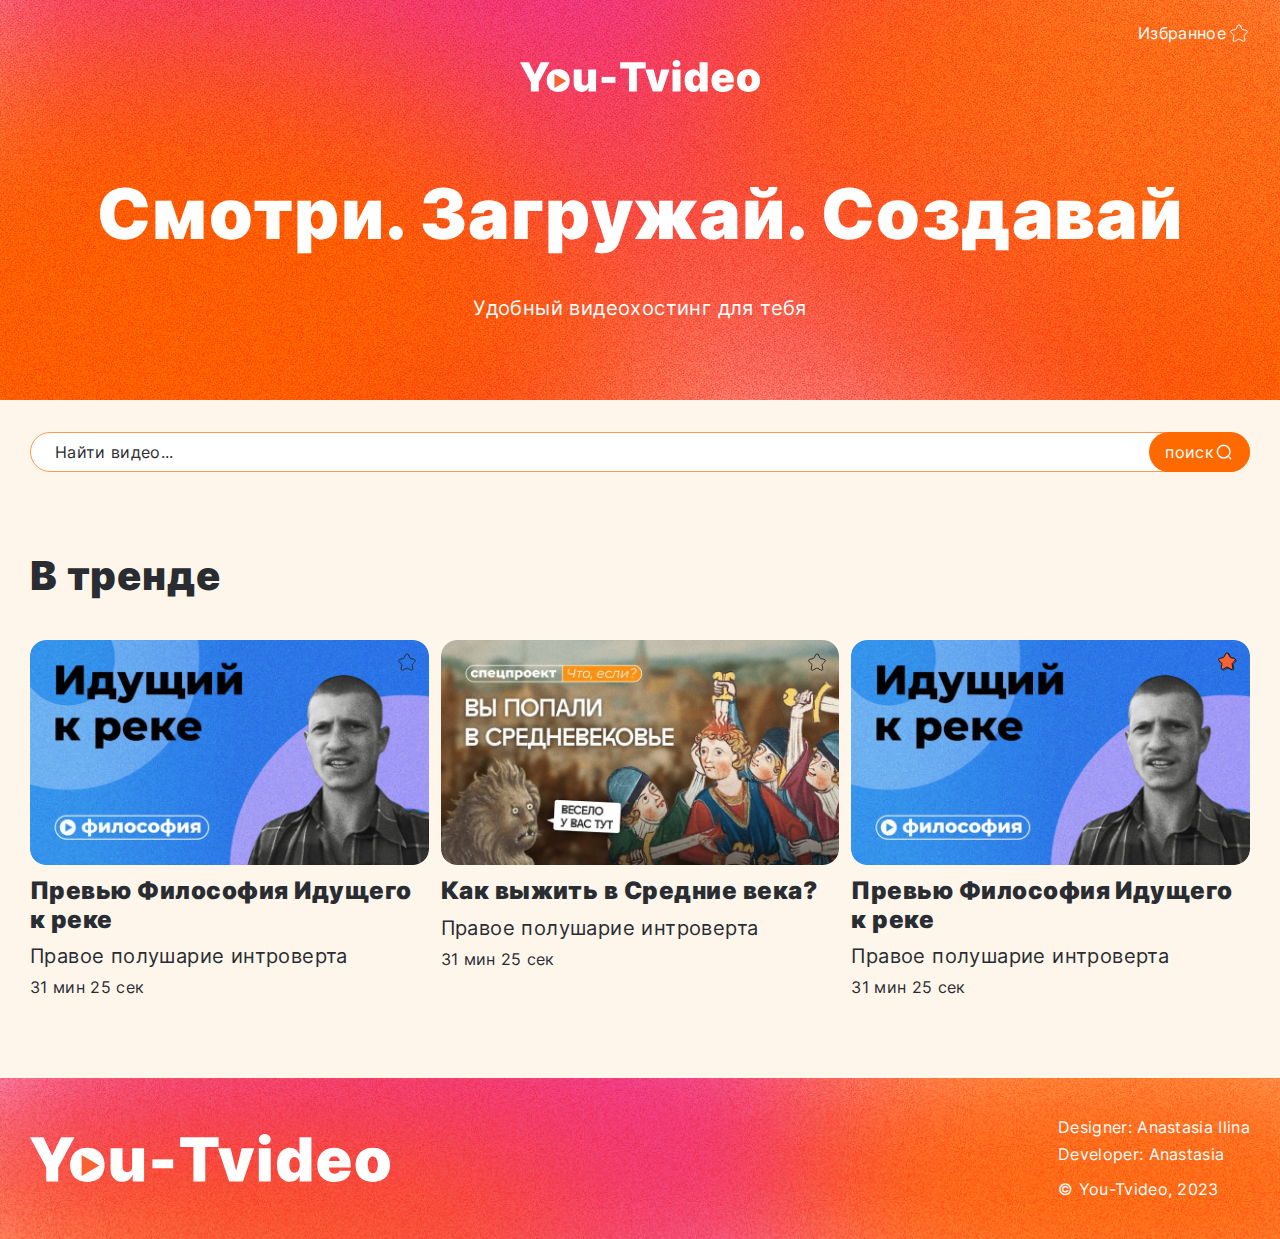
<file: index.html>
<!doctype html>
<html lang="ru">
<head>
    <meta charset="UTF-8">
    <meta name="viewport"
          content="width=device-width, user-scalable=no, initial-scale=1.0, maximum-scale=1.0, minimum-scale=1.0">
    <meta http-equiv="X-UA-Compatible" content="ie=edge">
    <title>You-Tvideo — Удобный видеохостинг для тебя </title>

    <link rel="stylesheet" href="css/normalize.css">
    <link rel="stylesheet" href="css/index.css">
</head>

<body>

<main>
    <section class="hero">
        <div class="container">
            <div class="hero__container">
                <a href="/favorite.html" class="hero__link">
                    <span class="hero__link-text">Избранное</span>
                    <svg class="hero__icon">
                        <use xlink:href="/image/sprite.svg#star-ow"></use>
                    </svg>
                </a>

                <svg class="hero__logo" viewBox="0 0 360 48" role="img" aria-label="Логотип сервера You-Tvideo">
                    <use xlink:href="/image/sprite.svg#logo-white"></use>
                </svg>

                <h1 class="here__title">Смотри. Загружай. Создавай</h1>

                <p class="here__tagline">Удобный видеохостинг для тебя</p>
            </div>
        </div>
    </section>

    <section class="search">
        <div class="container search__container">
            <form class="search__form">
                    <input type="search" class="search__input" placeholder="Найти видео...">
                    <button class="search_btn" type="submit">
                        <span>поиск</span>
                        <svg class="search__icon">
                            <use xlink:href="/image/sprite.svg#search"></use>
                        </svg>
                    </button>
            </form>
        </div>
    </section>

    <section class="video-list">
        <div class="container">
            <h2 class="video-list__title">В тренде</h2>

            <ul class="video-list__items">
                <li class="video-list__item">
                    <article class="video-card">
                        <a href="" class="video-card__link">
                            <img src="image/img1.jpg" alt="Превью Философия Идущего к реке"
                                 class="video-card__thumbnail">

                            <h3 class="video-card__title">Превью Философия Идущего к реке</h3>

                            <p class="video-card__channel">Правое полушарие интроверта</p>

                            <p class="video-card__duration">31 мин 25 сек</p>
                        </a>
                        <button class="video-card__favorite" type="button">
                            <svg class="video-card__search__icon">
                                <use class="star-o" xlink:href="/image/sprite.svg#star-ob"></use>
                                <use class="star" xlink:href="/image/sprite.svg#star"></use>
                            </svg>
                        </button>
                    </article>
                </li>

                <li class="video-list__item">
                    <article class="video-card">
                        <a href="" class="video-card__link">
                            <img src="image/img2.jpg" alt="Превью Как выжить в Средние века?"
                                 class="video-card__thumbnail">

                            <h3 class="video-card__title">Как выжить в Средние века?</h3>

                            <p class="video-card__channel">Правое полушарие интроверта</p>

                            <p class="video-card__duration">31 мин 25 сек</p>
                        </a>
                        <button class="video-card__favorite" type="button" aria-label="Добавить в избранное">
                            <svg class="video-card__search__icon">
                                <use class="star-o" xlink:href="/image/sprite.svg#star-ob"></use>
                                <use class="star" xlink:href="/image/sprite.svg#star"></use>
                            </svg>
                        </button>
                    </article>
                </li>

                <li class="video-list__item">
                    <article class="video-card">
                        <a href="" class="video-card__link">
                            <img src="image/img1.jpg" alt="Превью Философия Идущего к реке"
                                 class="video-card__thumbnail">

                            <h3 class="video-card__title">Превью Философия Идущего к реке</h3>

                            <p class="video-card__channel">Правое полушарие интроверта</p>

                            <p class="video-card__duration">31 мин 25 сек</p>
                        </a>
                        <button class="video-card__favorite video-card__favorite_active" type="button">
                            <svg class="video-card__search__icon">
                                <use class="star-o" xlink:href="/image/sprite.svg#star-ob"></use>
                                <use class="star" xlink:href="/image/sprite.svg#star"></use>
                            </svg>
                        </button>
                    </article>
                </li>

            </ul>
        </div>
    </section>
</main>

<footer class="footer">
    <div class="container footer__container">
        <a href="/" class="footer__link footer__link_logo">
            <svg class="footer__logo" viewBox="0 0 360 48" role="img" aria-label="Логотип сервера You-Tvideo">
                <use xlink:href="/image/sprite.svg#logo-white"></use>
            </svg>
        </a>

        <ul class="footer__developers-list">
            <li class="footer__developers-item">
                Designer: <a class="footer__link footer__link_developers" href="" target="_blank" rel="noopener">Anastasia Ilina</a>
            </li>
            <li class="footer__developers-item">
                Developer: <a class="footer__link footer__link_developers" href="" target="_blank" rel="noopener">Anastasia</a>
            </li>
        </ul>

        <p class="footer__copyright">© You-Tvideo, 2023</p>
    </div>
</footer>

</body>
</html>
</file>
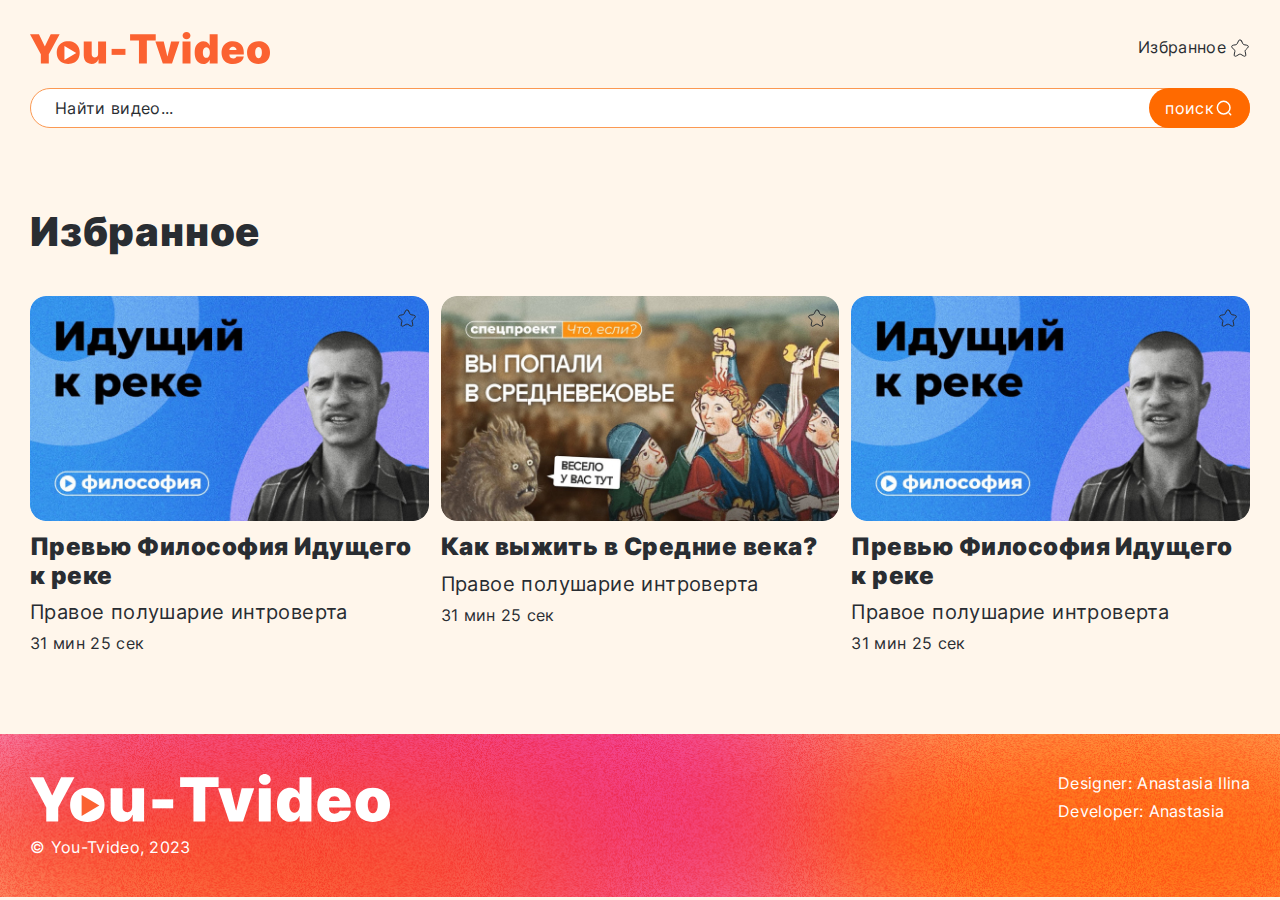
<file: favorite.html>
<!doctype html>
<html lang="ru">
<head>
    <meta charset="UTF-8">
    <meta name="viewport"
          content="width=device-width, user-scalable=no, initial-scale=1.0, maximum-scale=1.0, minimum-scale=1.0">
    <meta http-equiv="X-UA-Compatible" content="ie=edge">
    <title>You-Tvideo — Удобный видеохостинг для тебя </title>

    <link rel="stylesheet" href="css/normalize.css">
    <link rel="stylesheet" href="css/index.css">
</head>

<body>

<header class="header">
    <div class="container header__container">
        <a href="/" class="header__link">
            <svg class="header__logo" viewBox="0 0 240 32" role="img" aria-label="Логотип сервера You-Tvideo">
                <use xlink:href="/image/sprite.svg#logo-orange"></use>
            </svg>
        </a>

        <a href="/favorite.html" class="header__link header__link_favorite">
            <span class="hero__link-text">Избранное</span>
            <svg class="header__icon">
                <use xlink:href="/image/sprite.svg#star-ob"></use>
            </svg>
        </a>
    </div>
</header>

<main>

    <section class="search">
        <div class="container search__container">
            <form class="search__form">
                <input type="search" class="search__input" placeholder="Найти видео...">
                <button class="search_btn" type="submit">
                    <span>поиск</span>
                    <svg class="search__icon">
                        <use xlink:href="/image/sprite.svg#search"></use>
                    </svg>
                </button>
            </form>
        </div>
    </section>

    <section class="video-list">
        <div class="container">
            <h2 class="video-list__title">Избранное</h2>

            <ul class="video-list__items">
                <li class="video-list__item">
                    <article class="video-card">
                        <a href="" class="video-card__link">
                            <img src="image/img1.jpg" alt="Превью Философия Идущего к реке"
                                 class="video-card__thumbnail">

                            <h3 class="video-card__title">Превью Философия Идущего к реке</h3>

                            <p class="video-card__channel">Правое полушарие интроверта</p>

                            <p class="video-card__duration">31 мин 25 сек</p>
                        </a>
                        <button class="video-card__favorite" type="button">
                            <svg class="video-card__search__icon">
                                <use class="star-o" xlink:href="/image/sprite.svg#star-ob"></use>
                                <use class="star" xlink:href="/image/sprite.svg#star"></use>
                            </svg>
                        </button>
                    </article>
                </li>

                <li class="video-list__item">
                    <article class="video-card">
                        <a href="" class="video-card__link">
                            <img src="image/img2.jpg" alt="Превью Как выжить в Средние века?"
                                 class="video-card__thumbnail">

                            <h3 class="video-card__title">Как выжить в Средние века?</h3>

                            <p class="video-card__channel">Правое полушарие интроверта</p>

                            <p class="video-card__duration">31 мин 25 сек</p>
                        </a>
                        <button class="video-card__favorite" type="button" aria-label="Добавить в избранное">
                            <svg class="video-card__search__icon">
                                <use class="star-o" xlink:href="/image/sprite.svg#star-ob"></use>
                                <use class="star" xlink:href="/image/sprite.svg#star"></use>
                            </svg>
                        </button>
                    </article>
                </li>

                <li class="video-list__item">
                    <article class="video-card">
                        <a href="" class="video-card__link">
                            <img src="image/img1.jpg" alt="Превью Философия Идущего к реке"
                                 class="video-card__thumbnail">

                            <h3 class="video-card__title">Превью Философия Идущего к реке</h3>

                            <p class="video-card__channel">Правое полушарие интроверта</p>

                            <p class="video-card__duration">31 мин 25 сек</p>
                        </a>
                        <button class="video-card__favorite" type="button">
                            <svg class="video-card__search__icon">
                                <use class="star-o" xlink:href="/image/sprite.svg#star-ob"></use>
                                <use class="star" xlink:href="/image/sprite.svg#star"></use>
                            </svg>
                        </button>
                    </article>
                </li>

            </ul>
        </div>
    </section>
</main>

<footer class="footer">
    <div class="container footer__container">
        <a href="/" class="footer__link">
            <svg class="footer__logo" viewBox="0 0 360 48" role="img" aria-label="Логотип сервера You-Tvideo">
                <use xlink:href="/image/sprite.svg#logo-white"></use>
            </svg>
        </a>

        <ul class="footer__developers-list">
            <li class="footer__developers-item">
                Designer: <a class="footer__link footer__link_developers" href="" target="_blank" rel="noopener">Anastasia Ilina</a>
            </li>
            <li class="footer__developers-item">
                Developer: <a class="footer__link footer__link_developers" href="" target="_blank" rel="noopener">Anastasia</a>
            </li>
        </ul>

        <p class="footer__copyright">© You-Tvideo, 2023</p>
    </div>
</footer>

</body>
</html>
</file>
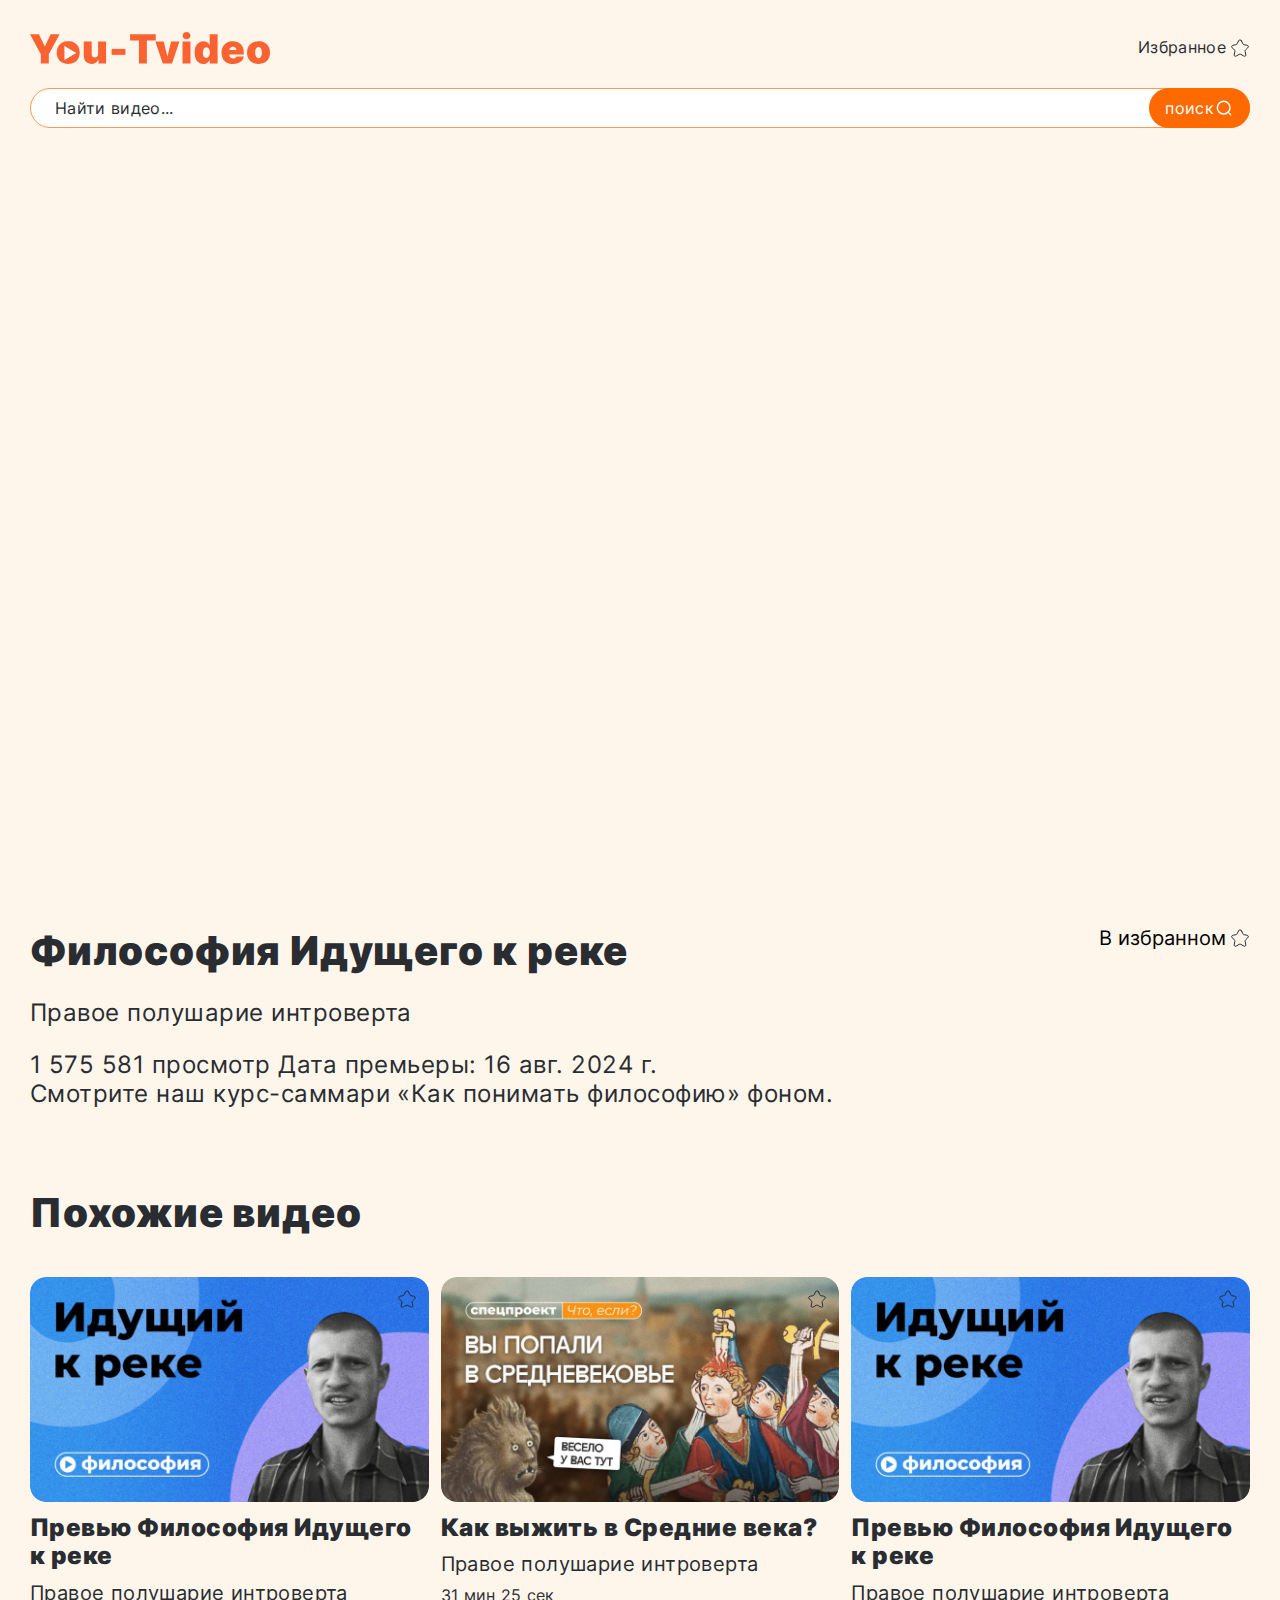
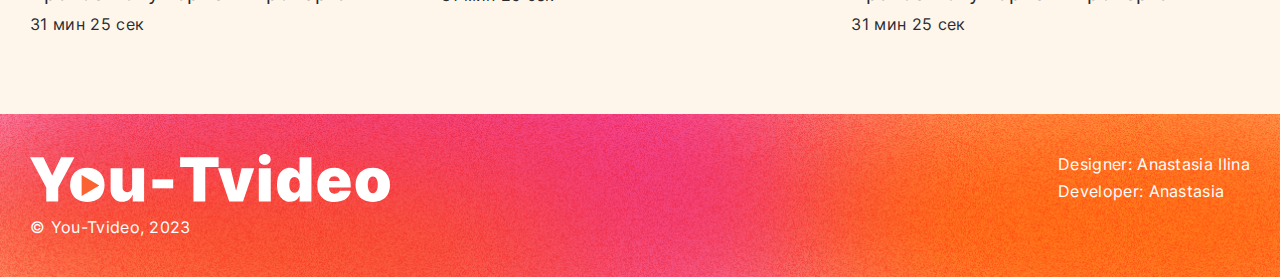
<file: video.html>
<!doctype html>
<html lang="ru">
<head>
    <meta charset="UTF-8">
    <meta name="viewport"
          content="width=device-width, user-scalable=no, initial-scale=1.0, maximum-scale=1.0, minimum-scale=1.0">
    <meta http-equiv="X-UA-Compatible" content="ie=edge">
    <title>You-Tvideo — Удобный видеохостинг для тебя </title>

    <link rel="stylesheet" href="css/normalize.css">
    <link rel="stylesheet" href="css/index.css">
</head>

<body>

    <header class="header">
        <div class="container header__container">
            <a href="/" class="header__link">
                <svg class="header__logo" viewBox="0 0 240 32" role="img" aria-label="Логотип сервера You-Tvideo">
                    <use xlink:href="/image/sprite.svg#logo-orange"></use>
                </svg>
            </a>

            <a href="/favorite.html" class="header__link header__link_favorite">
                <span class="hero__link-text">Избранное</span>
                <svg class="header__icon">
                    <use xlink:href="/image/sprite.svg#star-ob"></use>
                </svg>
            </a>
        </div>
    </header>

    <main>

        <section class="search">
            <div class="container search__container">
                <form class="search__form">
                    <input type="search" class="search__input" placeholder="Найти видео...">
                    <button class="search_btn" type="submit">
                        <span>поиск</span>
                        <svg class="search__icon">
                            <use xlink:href="/image/sprite.svg#search"></use>
                        </svg>
                    </button>
                </form>
            </div>
        </section>

        <section class="video">
            <div class="container">
                <div class="video_player">
                    <iframe class="video__iframe" src="https://www.youtube.com/embed/yci475Vwc10?si=eb8y5PPGSGkrzy-j" frameborder="0" allowfullscreen allow="accelerometer; autoplay; clipboard-write; encrypted-media; gyroscope; picture-in-picture; web-share"></iframe>
                </div>

                <div class="video__container">
                    <div class="video__content">
                        <h2 class="video__title">Философия Идущего к реке</h2>

                        <p class="video__channel">Правое полушарие интроверта</p>

                        <p class="video__info">
                            <span class="video__views">1 575 581 просмотр </span>
                            <span class="video__data"> Дата премьеры: 16 авг. 2024 г.</span>
                        </p>

                        <p class="video__description">Смотрите наш курс-саммари «Как понимать философию» фоном.</p>
                    </div>

                    <button href="/favorite.html" class="video__link video__link_active">
                        <span class="video__no-favorite">Избранное</span>
                        <span class="video__favorite">В избранном</span>
                        <svg class="video__icon">
                            <use xlink:href="/image/sprite.svg#star-ob"></use>
                        </svg>
                    </button>
                </div>

            </div>
        </section>


        <section class="video-list">
            <div class="container">
                <h2 class="video-list__title">Похожие видео</h2>

                <ul class="video-list__items">
                    <li class="video-list__item">
                        <article class="video-card">
                            <a href="" class="video-card__link">
                                <img src="image/img1.jpg" alt="Превью Философия Идущего к реке"
                                     class="video-card__thumbnail">

                                <h3 class="video-card__title">Превью Философия Идущего к реке</h3>

                                <p class="video-card__channel">Правое полушарие интроверта</p>

                                <p class="video-card__duration">31 мин 25 сек</p>
                            </a>
                            <button class="video-card__favorite" type="button">
                                <svg class="video-card__search__icon">
                                    <use class="star-o" xlink:href="/image/sprite.svg#star-ob"></use>
                                    <use class="star" xlink:href="/image/sprite.svg#star"></use>
                                </svg>
                            </button>
                        </article>
                    </li>

                    <li class="video-list__item">
                        <article class="video-card">
                            <a href="" class="video-card__link">
                                <img src="image/img2.jpg" alt="Превью Как выжить в Средние века?"
                                     class="video-card__thumbnail">

                                <h3 class="video-card__title">Как выжить в Средние века?</h3>

                                <p class="video-card__channel">Правое полушарие интроверта</p>

                                <p class="video-card__duration">31 мин 25 сек</p>
                            </a>
                            <button class="video-card__favorite" type="button" aria-label="Добавить в избранное">
                                <svg class="video-card__search__icon">
                                    <use class="star-o" xlink:href="/image/sprite.svg#star-ob"></use>
                                    <use class="star" xlink:href="/image/sprite.svg#star"></use>
                                </svg>
                            </button>
                        </article>
                    </li>

                    <li class="video-list__item">
                        <article class="video-card">
                            <a href="" class="video-card__link">
                                <img src="image/img1.jpg" alt="Превью Философия Идущего к реке"
                                     class="video-card__thumbnail">

                                <h3 class="video-card__title">Превью Философия Идущего к реке</h3>

                                <p class="video-card__channel">Правое полушарие интроверта</p>

                                <p class="video-card__duration">31 мин 25 сек</p>
                            </a>
                            <button class="video-card__favorite" type="button">
                                <svg class="video-card__search__icon">
                                    <use class="star-o" xlink:href="/image/sprite.svg#star-ob"></use>
                                    <use class="star" xlink:href="/image/sprite.svg#star"></use>
                                </svg>
                            </button>
                        </article>
                    </li>

                </ul>
            </div>
        </section>
    </main>

    <footer class="footer">
        <div class="container footer__container">
            <a href="/" class="footer__link">
                <svg class="footer__logo" viewBox="0 0 360 48" role="img" aria-label="Логотип сервера You-Tvideo">
                <use xlink:href="/image/sprite.svg#logo-white"></use>
            </svg>
            </a>

            <ul class="footer__developers-list">
                <li class="footer__developers-item">
                    Designer: <a class="footer__link footer__link_developers" href="" target="_blank" rel="noopener">Anastasia Ilina</a>
                </li>
                <li class="footer__developers-item">
                    Developer: <a class="footer__link footer__link_developers" href="" target="_blank" rel="noopener">Anastasia</a>
                </li>
            </ul>

            <p class="footer__copyright">© You-Tvideo, 2023</p>
        </div>
    </footer>

</body>
</html>
</file>
<file: css/index.css>
@font-face {
    font-family: Inter;
    font-weight: 400;
    src: url("../fonts/inter-v13-cyrillic_latin-regular.woff2");
}

@font-face {
    font-family: Inter;
    font-weight: 900;
    src: url("../fonts/inter-v13-cyrillic_latin-900.woff2");
}

html {
    position: relative;
    box-sizing: border-box;
}

*,
*::before,
*::after {
    box-sizing: inherit;
}

body {
    position: relative;
    overflow-x: hidden;
    min-width: 320px;
    min-height: 100vh;
    font-family: Inter, sans-serif;
    -webkit-font-smoothing: antialiased;
    -moz-osx-font-smoothing: grayscale;
    text-rendering: optimizeLegibility;
    -webkit-tap-highlight-color: rgba(0, 0, 0, 0);
    -webkit-tap-highlight-color: transparent;
    font-size: 20px;
    line-height: 1.2;
    letter-spacing: 0.02em;
    color: #292D32;
    background-color: #FFF6EB;
}


img,
svg {
    display: block;
    max-width: 100%;
    height: auto;
}

svg {
    max-height: 100%;
}


button {
    padding: 0;
    cursor: pointer;
    border: none;
    background-color: transparent;
}

a {
    text-decoration: none;
    color: inherit;
}

ul {
    list-style: none;
    padding: 0;
    margin: 0;
}

h1,
h2,
h3,
p,
figure,
fieldset {
    margin: 0;
}

iframe {
    border: none;
}

/*
Доступно скрываю элементы
*/

.visually-hidden {
    position: fixed;
    transform: scale(0);
}


/*
Пример контейнера

Если контейнер 1180px по макету,
то для max-width прибавляем паддинги 30px*2,
в итоге 1240px
Чтобы контент не прижимался к краям экрана
*/

.container {
    --container-width: 1260px;
    --container-offset: 30px;
    max-width: calc(var(--container-width) + var(--container-offset) * 2);
    padding: 0 var(--container-offset);
    margin: 0 auto;
}

.header {
    padding: 32px 0 24px;
}

.header__container {
    display: flex;
    align-items: center;
    justify-content: space-between;
}

.header__logo {
    width: 240px;
}

.header__link_favorite {
    display: flex;
    align-items: center;
    gap: 4px;
    font-size: 16px;
    letter-spacing: 0.02em;
}

.header__icon {
    width: 20px;
    height: 20px;
}

.hero {
    padding: 60px 0 80px;
    background: #FF6A00 url("../image/bg.jpg") center/cover;
    color: #FFF;
    margin-bottom: 32px;
}

.hero__container {
    position: relative;
    display: flex;
    flex-direction: column;
    align-items: center;
}

.hero__link {
    position: absolute;
    top: -36px;
    right: 0;
    display: flex;
    align-items: center;
    gap: 4px;
    font-size: 16px;
    letter-spacing: 0.02em;
}

.hero__icon {
    width: 20px;
    height: 20px;
}

.hero__logo {
    width: 240px;
    margin-bottom: 80px;
}

.here__title {
    font-size: 70px;
    font-weight: 900;
    letter-spacing: 0.02em;
    margin-bottom: 40px;
    text-align: center;
}

.here__tagline {
    font-size: 20px;
    letter-spacing: 0.02em;
    text-align: center;
}

.search__form {
    position: relative;
    width: 100%;
}

.search__input {
    width: 100%;
    border-radius: 40px;
    border: 1px solid #fB9953;
    padding: 10px 124px 10px 24px;
    outline: none;
    font-size: 16px;
    letter-spacing: 0.02em;
}

.search__input::placeholder {
    color: #292D32;
    letter-spacing: 0.02em;
}

.search_btn {
    position: absolute;
    top: 0;
    right: 0;
    bottom: 0;
    padding: 8px 16px;
    display: flex;
    align-items: center;
    border-radius: 40px;
    background-color: #ff6a00;
    color: #FFFFFF;
    font-size: 16px;
    letter-spacing: 0.02em;
}

.search__icon {
    width: 20px;
    height: 20px;

}

.video-list {
    padding: 80px 0;
}

.video-list__title {
    font-size: 40px;
    font-weight: 900;
    letter-spacing: 0.02em;
    margin-bottom: 40px;
}

.video-list__items {
    display: grid;
    grid-template-columns: repeat(3, 1fr);
    gap: 40px 12px;
}

.video-card {
    position: relative;
}

.video-card__thumbnail {
    border-radius: 16px;
    margin-bottom: 12px;
}

.video-card__title {
    font-size: 24px;
    font-weight: 900;
    letter-spacing: 0.02em;
    margin-bottom: 10px;
}

.video-card__channel {
    font-size: 20px;
    margin-bottom: 10px;
    letter-spacing: 0.02em;
}

.video-card__duration {
    font-size: 16px;
    letter-spacing: 0.02em;
}

.video-card__favorite {
    position: absolute;
    top: 12px;
    right: 12px;
}

.video-card__favorite .star {
    display: none;
}

.video-card__favorite_active .star {
    display: block;
}

.video-card__search__icon {
    width: 20px;
    height: 20px;
}

.video {
    padding-top: 80px;
}

.video_player {
    position: relative;
    padding-bottom: 56.25%;
    height: 0;
    overflow: hidden;
    margin-bottom: 32px;
}

.video__iframe {
    position: absolute;
    top: 0;
    left: 0;
    width: 100%;
    height: 100%;
    border-radius: 16px;
}

.video__container {
    display: flex;
    justify-content: space-between;
    gap: 34px;
}

.video__content {
    max-width: 1048px;
}

.video__title {
    font-size: 40px;
    font-weight: 900;
    letter-spacing: 0.02em;
    margin-bottom: 24px;
}

.video__channel {
    font-size: 24px;
    letter-spacing: 0.02em;
    margin-bottom: 24px;
}

.video__info {
    font-size: 24px;
    letter-spacing: 0.02em;
}

.video__description {
    font-size: 24px;
    letter-spacing: 0.02em;
}

.video__link {
    flex-shrink: 0;
    align-self: start;
    white-space: nowrap;
    display: flex;
    gap: 4px;
    align-items: center;
}

.video__link .video__no-favorite {
    display: block;
}

.video__link .video__favorite {
    display: none;
}

.video__link_active .video__no-favorite {
    display: none;
}

.video__link_active .video__favorite {
    display: block;
}

.video__icon {
    width: 20px;
    height: 20px;
}

.footer {
    color: #FFFFFF;
    padding: 40px 0;
    background: #FF6A00 url("../image/bg.png") center/cover;
    font-size: 16px;
    letter-spacing: 0.02em;
}

.footer__container {
    display: grid;
    grid-template-columns: 360px max-content;
    align-items: center;
    justify-content: space-between;
    gap: 16px 30px;
}

.footer__link:hover {
    color: #292D32;
}

.footer__link_logo {
    grid-column: 1 / 2;
    grid-row: 1 / 3;
}

.footer__link_developers {
    grid-column: 2 / 3;
}

.footer__developers-list {
    font-size: 16px;
    font-weight: 400;
    letter-spacing: 0.02em;
}

.footer__developers-item {
    margin-bottom: 8px;
}

.footer__developers-item:last-child {
    margin-bottom: 0;
}

@media (max-width: 1024px) {
    .container {
        --container-width: 942px;
    }

    .hero {
        padding: 40px 0 58px;
    }

    .hero__logo{
        width: 200px;
        margin-bottom: 45px;
    }

    .here__title {
        font-size: 50px;
        margin-bottom: 32px;
    }

    .hero__link {
        top: -16px;
    }

    .video-list {
        padding: 60px 0;
    }

    .video-list__items {
        row-gap: 32px;
    }

    .video-list__title {
        font-size: 32px;
        margin-bottom: 40px;
    }

    .video-card__title {
        font-size: 24px;
    }

    .video-card__channel {
        font-size: 20px;
    }

    .video-card__duration {
        font-size: 16px;
    }

    .video {
        padding: 60px 0;
    }

    .video__content {
        max-width: 730px;
    }

    .video__title {
        font-size: 32px;
        margin-bottom: 24px;
    }

    .video__channel {
        font-size: 20px;
        margin-bottom: 20px;
    }

    .video__info {
        font-size: 20px;
    }

    .video__description {
        font-size: 20px;
    }

    .footer {
        padding: 27px 0;
        font-size: 14px;
    }

    .footer__container {
        grid-template-columns: 305px max-content;
    }
}

@media (max-width: 768px) {
    .container {
        --container-width: 624px;
    }
    .hero__link-text {
        position: fixed;
        transform: scale(0);
    }

    .hero {
        padding-bottom: 42px;
    }

    .here__title {
        font-size: 40px;
    }

    .video-list__items {
        grid-template-columns: repeat(2, 1fr);
    }
}

@media (max-width: ) {
    
}
</file>
